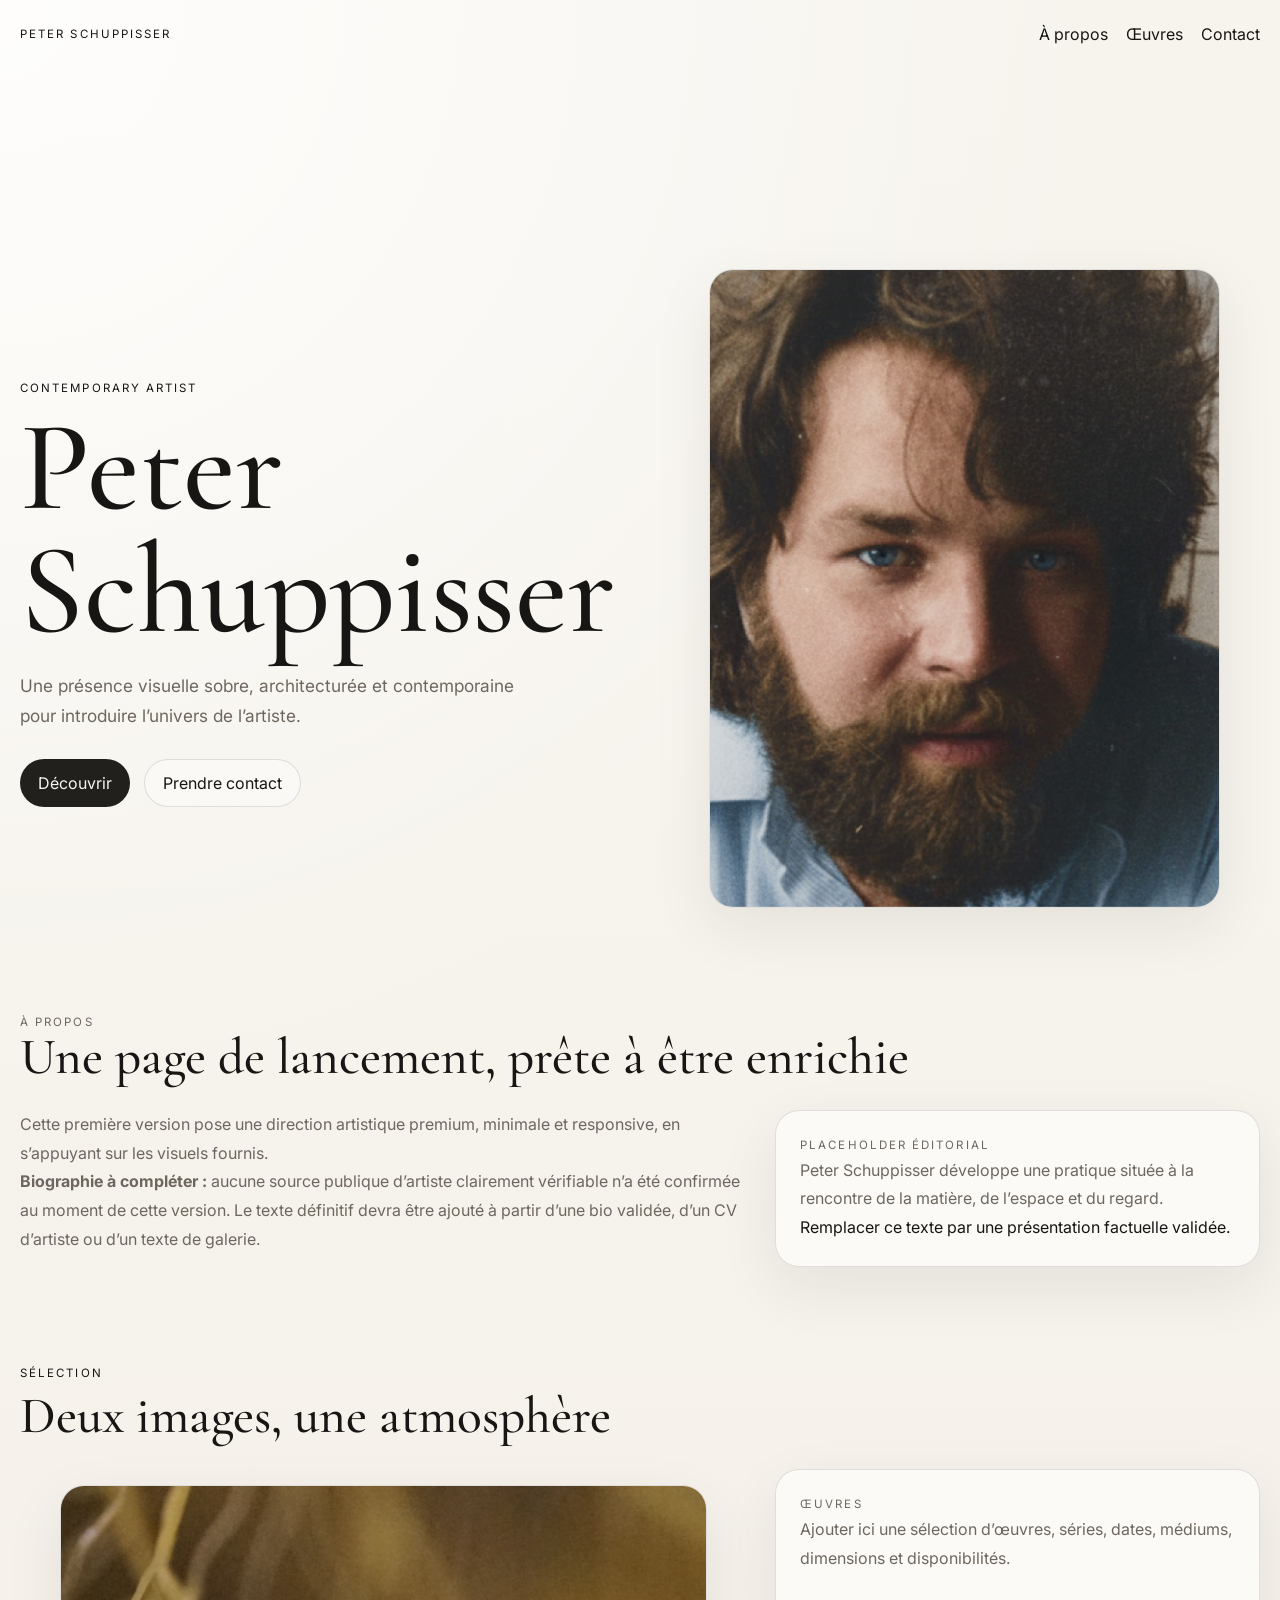
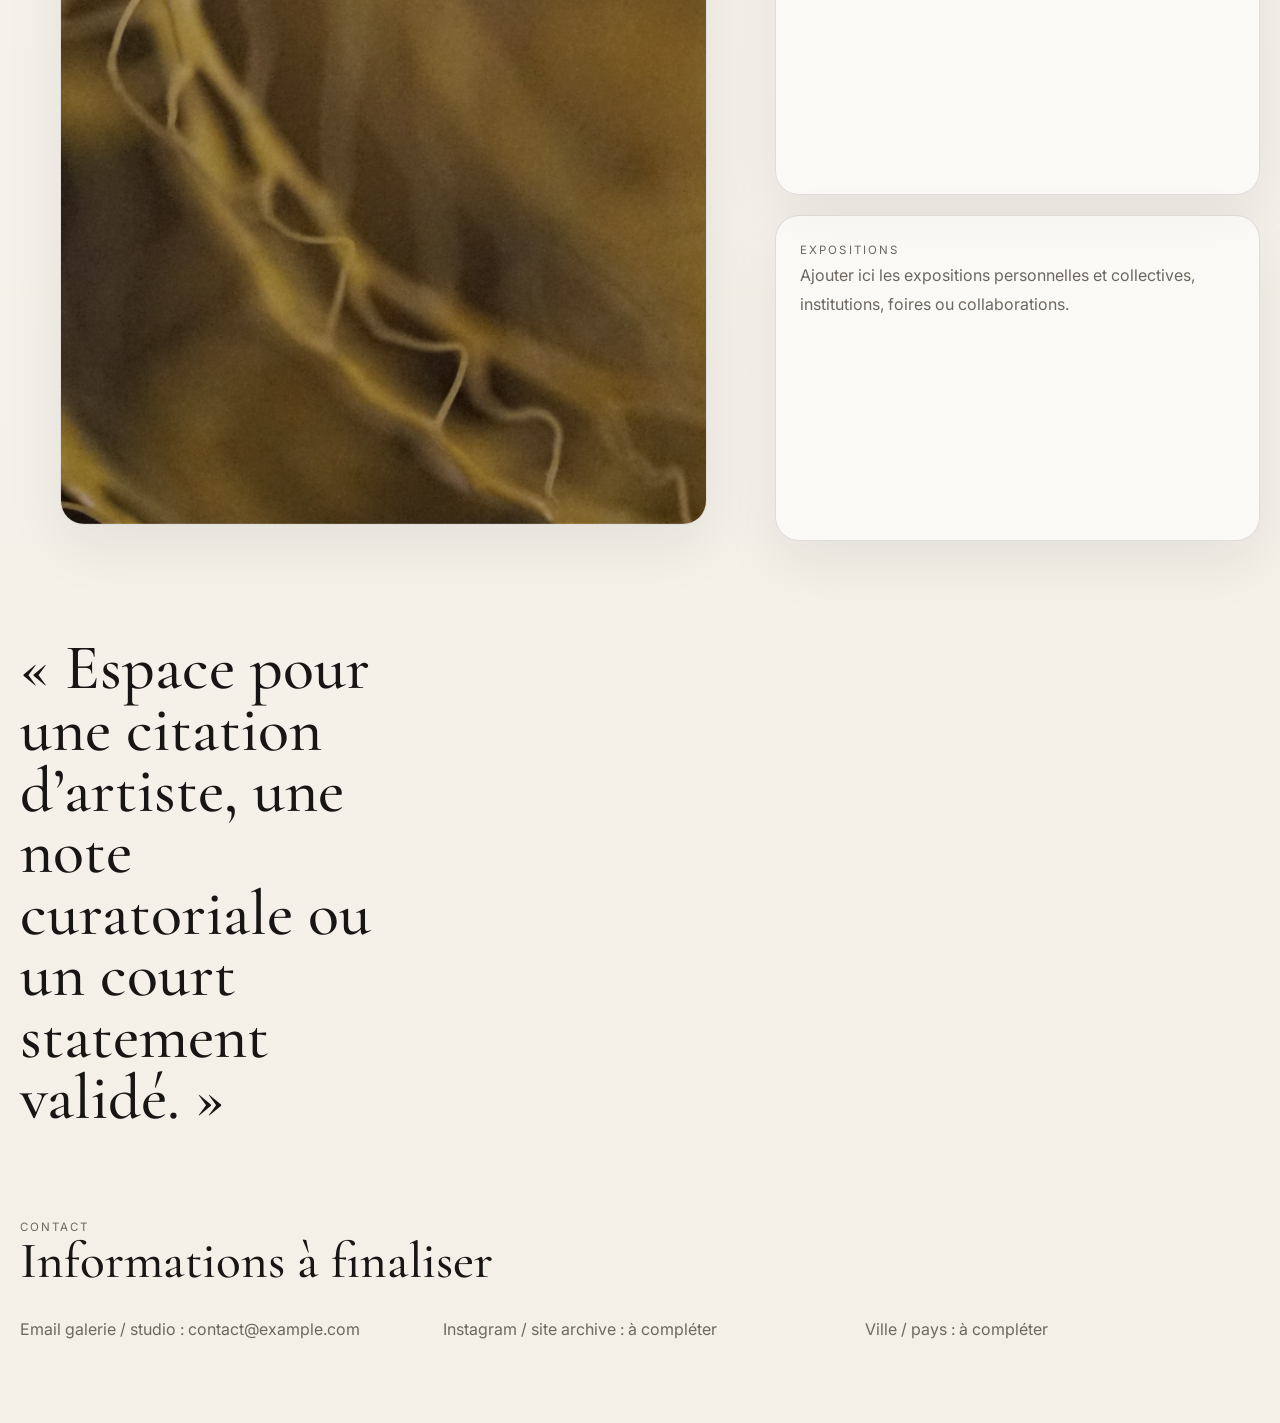
<file: img/index.html>
<!DOCTYPE html>
<html lang="fr">
  <head>
    <meta charset="UTF-8" />
    <meta name="viewport" content="width=device-width, initial-scale=1.0" />
    <title>Peter Schuppisser, Contemporary Artist</title>
    <meta
      name="description"
      content="Landing page contemporaine et minimaliste pour Peter Schuppisser."
    />
    <link rel="preconnect" href="https://fonts.googleapis.com" />
    <link rel="preconnect" href="https://fonts.gstatic.com" crossorigin />
    <link
      href="https://fonts.googleapis.com/css2?family=Cormorant+Garamond:wght@400;500;600&family=Inter:wght@400;500;600&display=swap"
      rel="stylesheet"
    />
    <link rel="stylesheet" href="styles.css" />
  </head>
  <body>
    <div class="page-shell">
      <header class="hero">
        <nav class="topbar" aria-label="Navigation principale">
          <div class="brand">Peter Schuppisser</div>
          <div class="topbar-links">
            <a href="#about">À propos</a>
            <a href="#works">Œuvres</a>
            <a href="#contact">Contact</a>
          </div>
        </nav>

        <div class="hero-grid">
          <div class="hero-copy">
            <p class="eyebrow">Contemporary artist</p>
            <h1>Peter Schuppisser</h1>
            <p class="lead">
              Une présence visuelle sobre, architecturée et contemporaine pour
              introduire l’univers de l’artiste.
            </p>
            <div class="hero-actions">
              <a class="button button-primary" href="#works">Découvrir</a>
              <a class="button button-secondary" href="#contact">Prendre contact</a>
            </div>
          </div>

          <figure class="hero-image">
            <img
              src="cover peter schuppisser.png"
              alt="Vue d'œuvre ou de matière, image de couverture de Peter Schuppisser"
            />
          </figure>
        </div>
      </header>

      <main>
        <section class="section intro" id="about">
          <div class="section-heading">
            <p class="eyebrow">À propos</p>
            <h2>Une page de lancement, prête à être enrichie</h2>
          </div>
          <div class="intro-grid">
            <div>
              <p>
                Cette première version pose une direction artistique premium,
                minimale et responsive, en s’appuyant sur les visuels fournis.
              </p>
              <p>
                <strong>Biographie à compléter :</strong> aucune source publique
                d’artiste clairement vérifiable n’a été confirmée au moment de
                cette version. Le texte définitif devra être ajouté à partir
                d’une bio validée, d’un CV d’artiste ou d’un texte de galerie.
              </p>
            </div>
            <div class="note-card">
              <p class="note-label">Placeholder éditorial</p>
              <p>
                Peter Schuppisser développe une pratique située à la rencontre
                de la matière, de l’espace et du regard.
                <span>
                  Remplacer ce texte par une présentation factuelle validée.
                </span>
              </p>
            </div>
          </div>
        </section>

        <section class="section gallery" id="works">
          <div class="section-heading">
            <p class="eyebrow">Sélection</p>
            <h2>Deux images, une atmosphère</h2>
          </div>

          <div class="gallery-grid">
            <figure class="gallery-card large">
              <img
                src="inside peter schuppisser.png"
                alt="Vue intérieure ou installation liée au travail de Peter Schuppisser"
              />
              <figcaption>
                Vue d’ensemble, image fournie pour la première présentation.
              </figcaption>
            </figure>

            <div class="stack">
              <div class="text-card">
                <p class="card-kicker">Œuvres</p>
                <p>
                  Ajouter ici une sélection d’œuvres, séries, dates, médiums,
                  dimensions et disponibilités.
                </p>
              </div>
              <div class="text-card">
                <p class="card-kicker">Expositions</p>
                <p>
                  Ajouter ici les expositions personnelles et collectives,
                  institutions, foires ou collaborations.
                </p>
              </div>
            </div>
          </div>
        </section>

        <section class="section manifesto">
          <blockquote>
            « Espace pour une citation d’artiste, une note curatoriale ou un
            court statement validé. »
          </blockquote>
        </section>

        <section class="section contact" id="contact">
          <div class="section-heading">
            <p class="eyebrow">Contact</p>
            <h2>Informations à finaliser</h2>
          </div>
          <div class="contact-grid">
            <p>
              Email galerie / studio :
              <a href="mailto:contact@example.com">contact@example.com</a>
            </p>
            <p>Instagram / site archive : à compléter</p>
            <p>Ville / pays : à compléter</p>
          </div>
        </section>
      </main>
    </div>
  </body>
</html>
</file>
<file: img/styles.css>
:root {
  --bg: #f4f0e8;
  --surface: rgba(255, 255, 255, 0.58);
  --surface-strong: rgba(255, 255, 255, 0.74);
  --text: #181614;
  --muted: #6e675f;
  --border: rgba(24, 22, 20, 0.12);
  --accent: #22201d;
  --shadow: 0 20px 60px rgba(24, 22, 20, 0.08);
  --radius: 24px;
  --max-width: 1240px;
}

* {
  box-sizing: border-box;
}

html {
  scroll-behavior: smooth;
}

body {
  margin: 0;
  font-family: "Inter", sans-serif;
  color: var(--text);
  background:
    radial-gradient(circle at top left, rgba(255,255,255,0.85), transparent 34%),
    linear-gradient(180deg, #f7f4ee 0%, var(--bg) 100%);
}

img {
  display: block;
  width: 100%;
  height: 100%;
  object-fit: cover;
}

.page-shell {
  width: min(calc(100% - 32px), var(--max-width));
  margin: 0 auto;
  padding: 24px 0 56px;
}

.topbar {
  display: flex;
  justify-content: space-between;
  align-items: center;
  gap: 20px;
  margin-bottom: 42px;
}

.brand,
.eyebrow,
.card-kicker,
.note-label {
  letter-spacing: 0.18em;
  text-transform: uppercase;
  font-size: 0.72rem;
}

.topbar-links {
  display: flex;
  gap: 18px;
  flex-wrap: wrap;
}

.topbar a,
.contact a {
  color: inherit;
  text-decoration: none;
}

.topbar a:hover,
.contact a:hover {
  opacity: 0.68;
}

.hero {
  min-height: 100vh;
  display: flex;
  flex-direction: column;
  justify-content: space-between;
}

.hero-grid,
.intro-grid,
.gallery-grid,
.contact-grid {
  display: grid;
  gap: 28px;
}

.hero-grid {
  grid-template-columns: 1.05fr 1fr;
  align-items: center;
}

.hero-copy h1,
.section-heading h2,
blockquote {
  font-family: "Cormorant Garamond", serif;
  font-weight: 500;
  line-height: 0.96;
  margin: 0;
}

.hero-copy h1 {
  font-size: clamp(4rem, 10vw, 8rem);
  margin-bottom: 18px;
}

.lead {
  font-size: 1.08rem;
  color: var(--muted);
  max-width: 32rem;
  line-height: 1.75;
}

.hero-actions {
  display: flex;
  gap: 14px;
  flex-wrap: wrap;
  margin-top: 28px;
}

.button {
  display: inline-flex;
  align-items: center;
  justify-content: center;
  min-height: 48px;
  padding: 0 18px;
  border-radius: 999px;
  text-decoration: none;
  transition: transform 180ms ease, opacity 180ms ease, background 180ms ease;
}

.button:hover {
  transform: translateY(-1px);
}

.button-primary {
  background: var(--accent);
  color: #f9f6f1;
}

.button-secondary {
  border: 1px solid var(--border);
  color: var(--text);
  background: rgba(255, 255, 255, 0.35);
}

.hero-image,
.gallery-card,
.text-card,
.note-card {
  border-radius: var(--radius);
  overflow: hidden;
  background: var(--surface);
  border: 1px solid var(--border);
  box-shadow: var(--shadow);
}

.hero-image {
  aspect-ratio: 4 / 5;
}

.section {
  padding: 88px 0 0;
}

.section-heading {
  margin-bottom: 28px;
}

.section-heading h2 {
  font-size: clamp(2.4rem, 4vw, 4.6rem);
}

.intro-grid {
  grid-template-columns: 1.2fr 0.8fr;
  align-items: start;
}

.intro p,
.text-card p,
.contact p,
.note-card p,
figcaption {
  color: var(--muted);
  line-height: 1.8;
  margin: 0;
}

.note-card,
.text-card {
  padding: 24px;
}

.note-card span {
  color: var(--text);
}

.gallery-grid {
  grid-template-columns: 1.2fr 0.8fr;
  align-items: stretch;
}

.gallery-card.large {
  min-height: 640px;
}

.gallery-card figcaption {
  padding: 18px 20px 22px;
  background: var(--surface-strong);
}

.stack {
  display: grid;
  gap: 20px;
}

.manifesto {
  padding-top: 96px;
}

blockquote {
  max-width: 12ch;
  font-size: clamp(2.7rem, 5vw, 5.8rem);
}

.contact-grid {
  grid-template-columns: repeat(3, minmax(0, 1fr));
  padding-bottom: 24px;
}

@media (max-width: 920px) {
  .hero {
    min-height: auto;
  }

  .hero-grid,
  .intro-grid,
  .gallery-grid,
  .contact-grid {
    grid-template-columns: 1fr;
  }

  .hero-copy h1 {
    max-width: 8ch;
  }

  .gallery-card.large {
    min-height: 460px;
  }
}

@media (max-width: 640px) {
  .page-shell {
    width: min(calc(100% - 20px), var(--max-width));
    padding-top: 18px;
  }

  .topbar {
    align-items: flex-start;
    flex-direction: column;
    margin-bottom: 28px;
  }

  .hero-copy h1 {
    font-size: clamp(3rem, 18vw, 5rem);
  }

  .section {
    padding-top: 68px;
  }

  .section-heading h2,
  blockquote {
    line-height: 1.02;
  }
}
</file>
